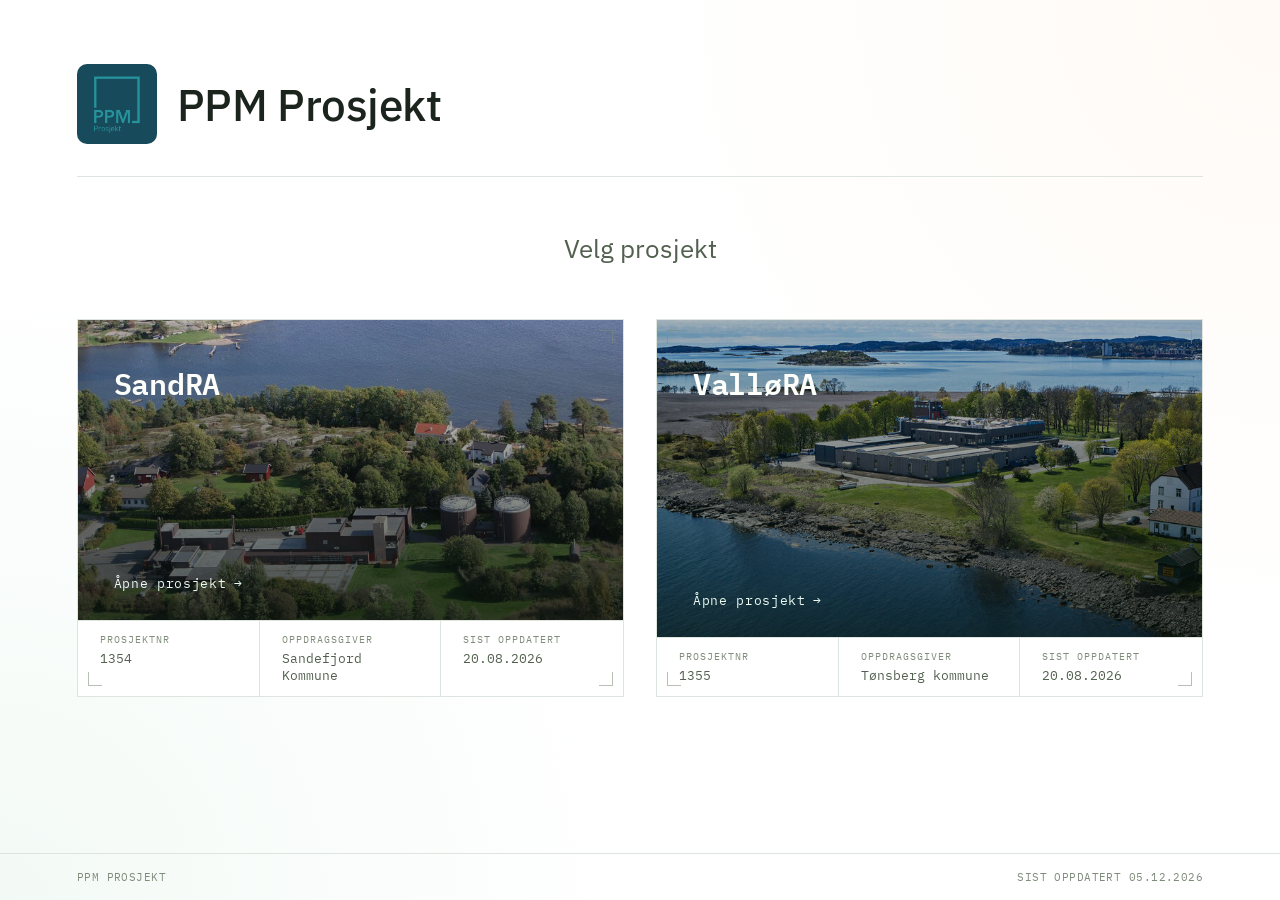
<file: index.html>
<!DOCTYPE html>
<html lang="no">
<head>
<meta charset="UTF-8">
<meta name="viewport" content="width=device-width, initial-scale=1.0">
<title>RA-portalen — Velg prosjekt</title>
<link rel="preconnect" href="https://fonts.googleapis.com">
<link rel="preconnect" href="https://fonts.gstatic.com" crossorigin>
<link href="https://fonts.googleapis.com/css2?family=IBM+Plex+Mono:wght@400;500;600&family=IBM+Plex+Sans:wght@400;500&display=swap" rel="stylesheet">
<link rel="stylesheet" href="styles.css?v=20260820">
</head>
<body>

  <div class="page">

    <header class="page-header">
      <img class="page-logo" src="images/ppm-logo.png" alt="PPM Prosjekt">
      <h1>PPM Prosjekt</h1>
    </header>

    <p class="hero-subtitle">Velg prosjekt</p>

    <main>

      <a class="card" href="sandra.html" data-project="SandRA">
        <span class="tick tl"></span><span class="tick tr"></span><span class="tick bl"></span><span class="tick br"></span>
        <div class="card-body has-photo" style="--card-photo: url('images/sandra-anlegg.png');">
          <div>
            <div class="card-name">SandRA</div>
          </div>
          <span class="card-cta">Åpne prosjekt <span class="arrow">→</span></span>
        </div>
        <div class="title-block">
          <div class="tb-field">
            <div class="tb-label">Prosjektnr</div>
            <div class="tb-value">1354</div>
          </div>
          <div class="tb-field">
            <div class="tb-label">Oppdragsgiver</div>
            <div class="tb-value">Sandefjord Kommune</div>
          </div>
          <div class="tb-field">
            <div class="tb-label">Sist oppdatert</div>
            <div class="tb-value">20.08.2026</div>
          </div>
        </div>
      </a>

      <a class="card card-energy" href="vallora.html" data-project="ValløRA">
        <span class="tick tl"></span><span class="tick tr"></span><span class="tick bl"></span><span class="tick br"></span>
        <div class="card-body has-photo" style="--card-photo: url('images/vallora-anlegg.jpg');">
          <div>
            <div class="card-name">ValløRA</div>
          </div>
          <span class="card-cta">Åpne prosjekt <span class="arrow">→</span></span>
        </div>
        <div class="title-block">
          <div class="tb-field">
            <div class="tb-label">Prosjektnr</div>
            <div class="tb-value">1355</div>
          </div>
          <div class="tb-field">
            <div class="tb-label">Oppdragsgiver</div>
            <div class="tb-value">Tønsberg kommune</div>
          </div>
          <div class="tb-field">
            <div class="tb-label">Sist oppdatert</div>
            <div class="tb-value">20.08.2026</div>
          </div>
        </div>
      </a>

    </main>

  </div>

  <footer>
    <span>PPM PROSJEKT</span>
    <span id="clock"></span>
  </footer>

  <script src="script.js?v=20260820"></script>

</body>
</html>
</file>
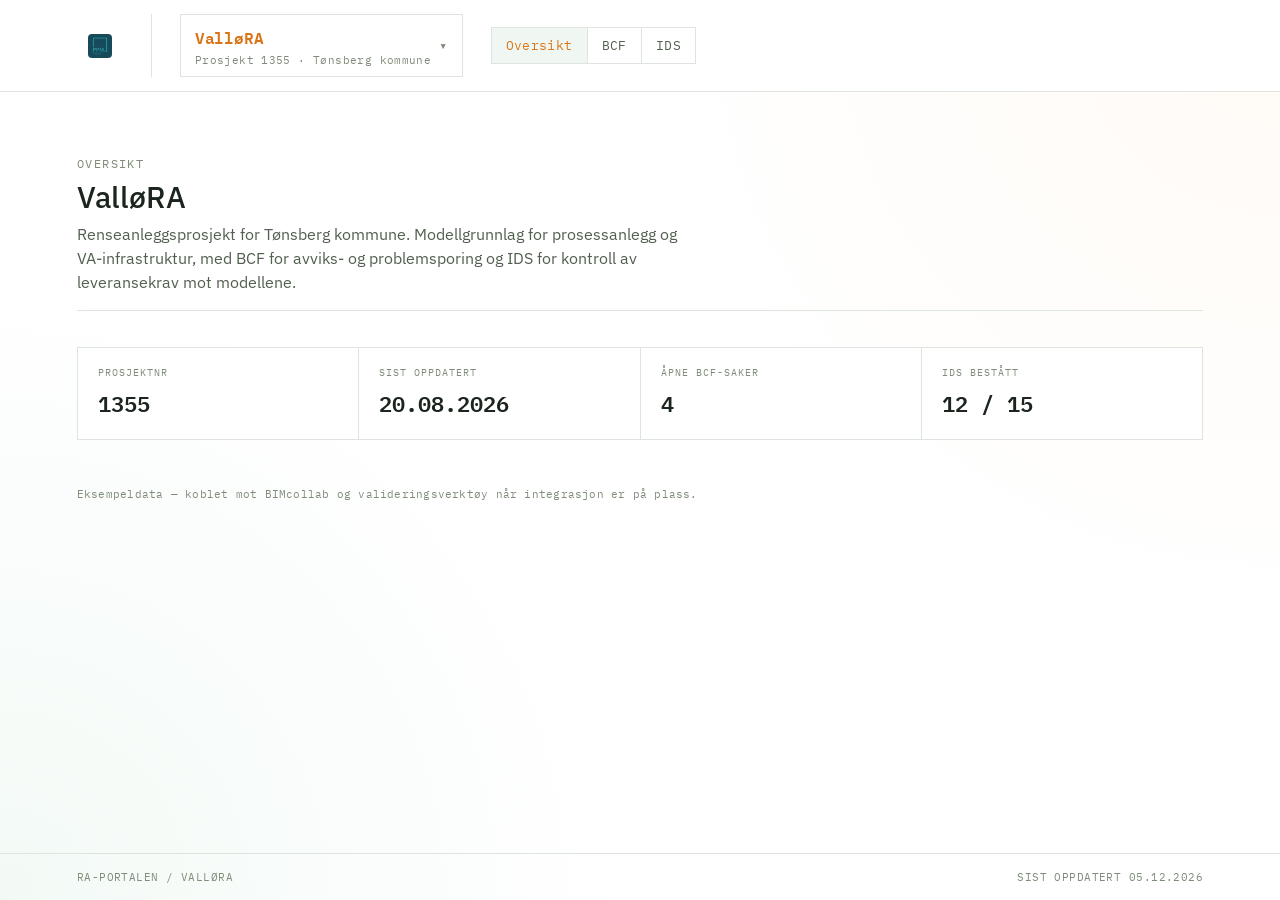
<file: vallora.html>
<!DOCTYPE html>
<html lang="no">
<head>
<meta charset="UTF-8">
<meta name="viewport" content="width=device-width, initial-scale=1.0">
<title>ValløRA — RA-portalen</title>
<link rel="preconnect" href="https://fonts.googleapis.com">
<link rel="preconnect" href="https://fonts.gstatic.com" crossorigin>
<link href="https://fonts.googleapis.com/css2?family=IBM+Plex+Mono:wght@400;500;600&family=IBM+Plex+Sans:wght@400;500&display=swap" rel="stylesheet">
<link rel="stylesheet" href="styles.css?v=20260820">
</head>
<body>

  <header class="topnav accent-energy">
    <a class="nav-home" href="index.html"><img class="nav-logo" src="images/ppm-logo.png" alt="PPM Prosjekt"></a>
    <span class="nav-divider"></span>
    <div class="nav-menu nav-project-menu">
      <button class="nav-menu-toggle project-toggle" aria-haspopup="true" aria-expanded="false">
        <span class="id">
          <span class="name">ValløRA</span>
          <span class="sub">Prosjekt 1355 · Tønsberg kommune</span>
        </span>
        <span class="caret">▾</span>
      </button>
      <ul class="nav-dropdown">
        <li><a href="sandra.html">SandRA <span class="proj-no">1354</span></a></li>
        <li><a href="vallora.html" class="active">ValløRA <span class="proj-no">1355</span></a></li>
      </ul>
    </div>
    <nav class="nav-tabs">
      <a class="nav-tab" href="#oversikt" data-tab="oversikt">Oversikt</a>
      <a class="nav-tab" href="#bcf" data-tab="bcf">BCF</a>
      <a class="nav-tab" href="#ids" data-tab="ids">IDS</a>
    </nav>
  </header>

  <div class="project-page">

    <section id="oversikt" class="tab-section">
      <div class="section-head">
        <span class="eyebrow">Oversikt</span>
        <h2>ValløRA</h2>
        <p>Renseanleggsprosjekt for Tønsberg kommune. Modellgrunnlag for prosessanlegg og VA-infrastruktur, med BCF for avviks- og problemsporing og IDS for kontroll av leveransekrav mot modellene.</p>
      </div>
      <div class="stat-grid">
        <div class="stat"><span class="label">Prosjektnr</span><span class="value">1355</span></div>
        <div class="stat"><span class="label">Sist oppdatert</span><span class="value">20.08.2026</span></div>
        <div class="stat"><span class="label">Åpne BCF-saker</span><span class="value">4</span></div>
        <div class="stat"><span class="label">IDS bestått</span><span class="value">12 / 15</span></div>
      </div>
      <p class="note">Eksempeldata — koblet mot BIMcollab og valideringsverktøy når integrasjon er på plass.</p>
    </section>

    <section id="bcf" class="tab-section">
      <div class="section-head">
        <span class="eyebrow">BCF</span>
        <h2>Avviks- og problemsporing</h2>
        <p>Building Collaboration Format — saker utvekslet mellom fagmodeller og prosjekteringsverktøy.</p>
      </div>
      <div class="data-table-wrap">
        <table class="data-table">
          <thead>
            <tr><th>ID</th><th>Tittel</th><th>Fag</th><th>Prioritet</th><th>Status</th></tr>
          </thead>
          <tbody>
            <tr><td>BCF-018</td><td>Konflikt prosessrør / betongdekke basseng 2</td><td>RIP / RIB</td><td>Høy</td><td><span class="badge open">Åpen</span></td></tr>
            <tr><td>BCF-016</td><td>Manglende kapasitet kabelgate el-rom</td><td>RIE</td><td>Middels</td><td><span class="badge progress">Under arbeid</span></td></tr>
            <tr><td>BCF-013</td><td>Avvik terrengmodell mot eksisterende kai</td><td>RIG</td><td>Lav</td><td><span class="badge closed">Lukket</span></td></tr>
            <tr><td>BCF-009</td><td>Pumpeledning krysser dreneringsgrøft</td><td>RIVA</td><td>Høy</td><td><span class="badge open">Åpen</span></td></tr>
          </tbody>
        </table>
      </div>
      <p class="note">Eksempeldata — visning forberedt for direkte BCF-import.</p>
    </section>

    <section id="ids" class="tab-section">
      <div class="section-head">
        <span class="eyebrow">IDS</span>
        <h2>Leveransekrav</h2>
        <p>Information Delivery Specification — regelsett som validerer at fagmodellene tilfredsstiller prosjektets leveransekrav.</p>
      </div>
      <div class="ruleset-list">
        <div class="ruleset">
          <div>
            <div class="name">Klassifisering NS 3451</div>
            <div class="desc">Alle bygningsdeler skal ha gyldig klassifiseringskode</div>
          </div>
          <span class="badge pass">Bestått</span>
        </div>
        <div class="ruleset">
          <div>
            <div class="name">Egenskapssett — Prosessutstyr</div>
            <div class="desc">Påkrevd driftsdata på pumper, ventiler og basseng</div>
          </div>
          <span class="badge fail">Avvik</span>
        </div>
        <div class="ruleset">
          <div>
            <div class="name">Georeferering</div>
            <div class="desc">Modell skal være plassert i prosjektets koordinatsystem</div>
          </div>
          <span class="badge pass">Bestått</span>
        </div>
        <div class="ruleset">
          <div>
            <div class="name">Navnekonvensjon filer</div>
            <div class="desc">Filnavn iht. PPM leveranseplan, mal VAL-[fag]-[bygg]-[nivå]</div>
          </div>
          <span class="badge pass">Bestått</span>
        </div>
      </div>
      <p class="note">Eksempeldata — kobles til automatisk IDS-validering i CDE.</p>
    </section>

  </div>

  <footer>
    <span>RA-PORTALEN / VALLØRA</span>
    <span id="clock"></span>
  </footer>

  <script src="project.js?v=20260820"></script>

</body>
</html>
</file>
<file: styles.css>
:root{
  --bg: #ffffff;
  --bg-2: #ffffff;
  --panel: #ffffff;
  --panel-hover: #f0f7f2;
  --grid-line: #dee5df;
  --grid-line-soft: #eaf0eb;
  --text: #1b241d;
  --text-dim: #52604f;
  --text-faint: #7f8c7a;

  /* "anlegg" — infrastructure / drift */
  --plant: #2fa563;
  --plant-bright: #187a48;
  /* "energi" — energy accent */
  --energy: #ff9a3d;
  --energy-bright: #d97417;

  --danger: #d1503a;
  --ok: #2f9e57;

  --mono: 'IBM Plex Mono', 'Courier New', monospace;
  --sans: 'IBM Plex Sans', -apple-system, sans-serif;
}

*{ box-sizing: border-box; }

html, body{
  margin: 0;
  background: var(--bg);
  color: var(--text);
  font-family: var(--sans);
  min-height: 100vh;
}

body{
  background:
    radial-gradient(circle at 100% 0%, rgba(255,154,61,0.05), transparent 40%),
    radial-gradient(circle at 0% 100%, rgba(47,165,99,0.06), transparent 40%),
    var(--bg);
  display: flex;
  flex-direction: column;
  min-height: 100vh;
}

a{ color: inherit; }

/* ---------- landing page ---------- */

.page{
  padding: clamp(24px, 5vw, 72px) clamp(20px, 6vw, 96px);
  display: flex;
  flex-direction: column;
  gap: clamp(32px, 6vh, 64px);
  flex: 1;
}

.page-header{
  display: flex;
  align-items: center;
  gap: 20px;
  border-bottom: 1px solid var(--grid-line);
  padding-bottom: clamp(20px, 4vh, 32px);
}

.page-logo{
  width: 80px;
  height: 80px;
  border-radius: 10px;
  flex-shrink: 0;
}

.hero-subtitle{
  margin: 0;
  text-align: center;
  font-size: clamp(20px, 2.4vw, 26px);
  color: var(--text-dim);
}

h1{
  margin: 0;
  font-weight: 500;
  font-size: clamp(28px, 4vw, 44px);
  letter-spacing: -0.01em;
}

main{
  display: grid;
  grid-template-columns: repeat(2, 1fr);
  gap: clamp(20px, 3vw, 32px);
}

@media (max-width: 760px){
  main{ grid-template-columns: 1fr; }
}

.card{
  position: relative;
  background: var(--panel);
  border: 1px solid var(--grid-line);
  padding: 0;
  text-decoration: none;
  color: var(--text);
  display: flex;
  flex-direction: column;
  transition: background 0.25s ease, border-color 0.25s ease, transform 0.25s ease;
  overflow: hidden;
}

.card:hover, .card:focus-visible{
  background: var(--panel-hover);
  border-color: var(--plant);
  transform: translateY(-2px);
}

.card:focus-visible{
  outline: 2px solid var(--plant-bright);
  outline-offset: 3px;
}

.card.card-energy:hover, .card.card-energy:focus-visible{
  border-color: var(--energy);
}
.card.card-energy:focus-visible{ outline-color: var(--energy-bright); }

/* corner registration ticks — echoes georeferencing control points */
.tick{
  position: absolute;
  width: 14px;
  height: 14px;
  pointer-events: none;
  opacity: 0.55;
  transition: opacity 0.25s ease, border-color 0.25s ease;
}
.card:hover .tick, .card:focus-visible .tick{ opacity: 1; border-color: var(--plant-bright) !important; }
.card.card-energy:hover .tick, .card.card-energy:focus-visible .tick{ border-color: var(--energy-bright) !important; }
.tick.tl{ top: 10px; left: 10px; border-top: 1px solid var(--text-faint); border-left: 1px solid var(--text-faint); }
.tick.tr{ top: 10px; right: 10px; border-top: 1px solid var(--text-faint); border-right: 1px solid var(--text-faint); }
.tick.bl{ bottom: 10px; left: 10px; border-bottom: 1px solid var(--text-faint); border-left: 1px solid var(--text-faint); }
.tick.br{ bottom: 10px; right: 10px; border-bottom: 1px solid var(--text-faint); border-right: 1px solid var(--text-faint); }

.card-body{
  padding: clamp(28px, 4vw, 40px) clamp(24px, 4vw, 36px) clamp(20px, 3vw, 28px);
  flex: 1;
  display: flex;
  flex-direction: column;
  gap: 18px;
}

.card-body.has-photo{
  min-height: clamp(220px, 32vw, 300px);
  background-image:
    linear-gradient(180deg, rgba(10, 20, 12, 0.15) 0%, rgba(10, 20, 12, 0.72) 100%),
    var(--card-photo);
  background-size: cover;
  background-position: center;
  justify-content: flex-end;
}
.card-body.has-photo .card-name{ color: #fdfdfa; }
.card-body.has-photo .card-cta{ color: #eafaf0; }
.card:hover .card-body.has-photo, .card:focus-visible .card-body.has-photo{
  background-image:
    linear-gradient(180deg, rgba(10, 20, 12, 0.05) 0%, rgba(10, 20, 12, 0.6) 100%),
    var(--card-photo);
}

.card-diagram{
  width: 100%;
  height: 96px;
  display: block;
}

.card-diagram path{
  stroke: var(--plant);
  stroke-width: 1.2;
  fill: none;
  opacity: 0.85;
}

.card-diagram circle{
  stroke: var(--energy);
  stroke-width: 1.2;
  fill: none;
  opacity: 0.85;
}

.card-name{
  font-family: var(--mono);
  font-size: clamp(22px, 3vw, 30px);
  font-weight: 600;
  letter-spacing: -0.01em;
  color: var(--text);
}

.card-cta{
  margin-top: auto;
  display: inline-flex;
  align-items: center;
  gap: 8px;
  font-family: var(--mono);
  font-size: 13px;
  letter-spacing: 0.05em;
  color: var(--plant-bright);
}

.card-cta .arrow{ transition: transform 0.25s ease; }
.card:hover .card-cta .arrow, .card:focus-visible .card-cta .arrow{ transform: translateX(4px); }

/* title block, styled after a drawing sheet's stamp */
.title-block{
  border-top: 1px solid var(--grid-line);
  display: grid;
  grid-template-columns: repeat(3, 1fr);
  font-family: var(--mono);
}

.tb-field{
  padding: 12px clamp(16px, 3vw, 22px);
  border-right: 1px solid var(--grid-line);
}
.tb-field:last-child{ border-right: none; }

.tb-label{
  font-size: 10px;
  letter-spacing: 0.1em;
  text-transform: uppercase;
  color: var(--text-faint);
  margin-bottom: 4px;
}

.tb-value{
  font-size: 13px;
  color: var(--text-dim);
}

footer{
  display: flex;
  justify-content: space-between;
  align-items: baseline;
  font-family: var(--mono);
  font-size: 11px;
  color: var(--text-faint);
  letter-spacing: 0.04em;
  border-top: 1px solid var(--grid-line);
  padding: 16px clamp(20px, 6vw, 96px);
  flex-wrap: wrap;
  gap: 8px;
}

/* ---------- top navigation (project pages) ---------- */

.topnav{
  display: flex;
  align-items: center;
  gap: clamp(12px, 3vw, 28px);
  padding: 14px clamp(20px, 6vw, 96px);
  background: var(--bg-2);
  border-bottom: 1px solid var(--grid-line);
  position: sticky;
  top: 0;
  z-index: 10;
}

.nav-home{
  display: inline-flex;
  align-items: center;
  gap: 8px;
  text-decoration: none;
  color: var(--text-dim);
  font-family: var(--mono);
  font-size: 13px;
  letter-spacing: 0.03em;
  padding: 6px 10px;
  border: 1px solid transparent;
  transition: border-color 0.2s ease, color 0.2s ease;
}
.nav-home:hover, .nav-home:focus-visible{
  color: var(--text);
  border-color: var(--grid-line);
}
.nav-home .glyph{ color: var(--energy-bright); }

.nav-logo{
  width: 24px;
  height: 24px;
  border-radius: 4px;
  vertical-align: middle;
}

.nav-divider{
  width: 1px;
  align-self: stretch;
  background: var(--grid-line);
}

.nav-tabs{
  display: inline-flex;
  align-items: center;
  gap: 1px;
  background: var(--grid-line);
  border: 1px solid var(--grid-line);
  margin-right: auto;
}

.nav-tab{
  display: inline-flex;
  align-items: center;
  text-decoration: none;
  color: var(--text-dim);
  font-family: var(--mono);
  font-size: 13px;
  letter-spacing: 0.03em;
  padding: 9px 14px;
  background: var(--panel);
  transition: color 0.2s ease, background 0.2s ease;
}
.nav-tab:hover, .nav-tab:focus-visible{
  color: var(--text);
  background: var(--panel-hover);
}
.nav-tab.active{ color: var(--text); background: var(--panel-hover); }
.topnav.accent-plant .nav-tab.active{ color: var(--plant-bright); }
.topnav.accent-energy .nav-tab.active{ color: var(--energy-bright); }

.project-toggle{
  display: inline-flex;
  align-items: center;
  gap: 10px;
  background: transparent;
  border: 1px solid transparent;
  padding: 6px 10px;
  cursor: pointer;
  text-align: left;
  transition: border-color 0.2s ease, background 0.2s ease;
}
.project-toggle:hover, .project-toggle:focus-visible{
  background: var(--panel);
  border-color: var(--grid-line);
}

.project-toggle .id{
  display: flex;
  flex-direction: column;
  gap: 2px;
}

.project-toggle .name{
  font-family: var(--mono);
  font-weight: 600;
  font-size: 16px;
  letter-spacing: -0.01em;
}
.accent-plant .project-toggle .name{ color: var(--plant-bright); }
.accent-energy .project-toggle .name{ color: var(--energy-bright); }

.project-toggle .sub{
  font-size: 11px;
  color: var(--text-faint);
  font-family: var(--mono);
}

.nav-dropdown a .proj-no{
  font-size: 10px;
  color: var(--text-faint);
}
.nav-dropdown a.active .proj-no{ color: inherit; }

.nav-menu{ position: relative; }

.nav-menu-toggle{
  display: inline-flex;
  align-items: center;
  gap: 8px;
  background: var(--panel);
  color: var(--text);
  border: 1px solid var(--grid-line);
  font-family: var(--mono);
  font-size: 13px;
  letter-spacing: 0.03em;
  padding: 9px 14px;
  cursor: pointer;
  transition: border-color 0.2s ease, background 0.2s ease;
}
.nav-menu-toggle:hover, .nav-menu-toggle:focus-visible{
  background: var(--panel-hover);
  border-color: var(--text-faint);
}
.nav-menu-toggle .caret{ transition: transform 0.2s ease; color: var(--text-faint); }
.nav-menu.open .nav-menu-toggle .caret{ transform: rotate(180deg); }

.nav-dropdown{
  list-style: none;
  margin: 0;
  padding: 6px;
  position: absolute;
  right: 0;
  top: calc(100% + 6px);
  min-width: 200px;
  background: var(--panel);
  border: 1px solid var(--grid-line);
  box-shadow: 0 12px 28px rgba(30,45,32,0.12);
  display: none;
  flex-direction: column;
  gap: 2px;
}
.nav-menu.open .nav-dropdown{ display: flex; }

.nav-dropdown a{
  display: flex;
  align-items: center;
  justify-content: space-between;
  gap: 10px;
  text-decoration: none;
  color: var(--text-dim);
  font-family: var(--mono);
  font-size: 13px;
  padding: 10px 12px;
  border-left: 2px solid transparent;
  transition: background 0.15s ease, color 0.15s ease, border-color 0.15s ease;
}
.nav-dropdown a:hover, .nav-dropdown a:focus-visible{
  background: var(--panel-hover);
  color: var(--text);
}
.nav-dropdown a.active{
  color: var(--text);
  border-left-color: var(--energy);
}
.accent-plant .nav-dropdown a.active{ border-left-color: var(--plant); }
.nav-dropdown a .tag{
  font-size: 10px;
  letter-spacing: 0.08em;
  color: var(--text-faint);
}

/* ---------- project page content ---------- */

.project-page{ padding: clamp(24px, 5vw, 64px) clamp(20px, 6vw, 96px); flex: 1; display: flex; flex-direction: column; gap: 28px; }

.tab-section{ display: none; flex-direction: column; gap: clamp(24px, 4vh, 40px); }
.tab-section.active{ display: flex; }

.section-head{ display: flex; flex-direction: column; gap: 6px; border-bottom: 1px solid var(--grid-line); padding-bottom: 16px; }
.section-head .eyebrow{ font-family: var(--mono); font-size: 12px; letter-spacing: 0.12em; text-transform: uppercase; color: var(--text-faint); }
.section-head h2{ margin: 0; font-weight: 500; font-size: clamp(22px, 3vw, 30px); }
.section-head p{ margin: 0; color: var(--text-dim); max-width: 60ch; line-height: 1.5; }

.stat-grid{ display: grid; grid-template-columns: repeat(auto-fit, minmax(160px, 1fr)); gap: 1px; background: var(--grid-line); border: 1px solid var(--grid-line); }
.stat{ background: var(--panel); padding: 18px 20px; display: flex; flex-direction: column; gap: 6px; }
.stat .label{ font-family: var(--mono); font-size: 10px; letter-spacing: 0.1em; text-transform: uppercase; color: var(--text-faint); }
.stat .value{ font-family: var(--mono); font-size: 22px; font-weight: 600; }
.accent-plant .stat .value{ color: var(--plant-bright); }
.accent-energy .stat .value{ color: var(--energy-bright); }

.data-table{ width: 100%; border-collapse: collapse; font-family: var(--mono); font-size: 13px; }
.data-table th, .data-table td{ text-align: left; padding: 10px 14px; border-bottom: 1px solid var(--grid-line-soft); }
.data-table th{ color: var(--text-faint); font-weight: 500; font-size: 11px; letter-spacing: 0.06em; text-transform: uppercase; border-bottom: 1px solid var(--grid-line); }
.data-table tbody tr:hover{ background: var(--panel); }
.data-table-wrap{ overflow-x: auto; border: 1px solid var(--grid-line); }

.badge{ display: inline-flex; align-items: center; padding: 3px 8px; font-size: 11px; letter-spacing: 0.03em; border: 1px solid var(--grid-line); }
.badge.open{ color: var(--danger); border-color: color-mix(in srgb, var(--danger) 45%, var(--grid-line)); }
.badge.progress{ color: var(--energy-bright); border-color: color-mix(in srgb, var(--energy) 45%, var(--grid-line)); }
.badge.closed{ color: var(--ok); border-color: color-mix(in srgb, var(--ok) 45%, var(--grid-line)); }
.badge.pass{ color: var(--ok); border-color: color-mix(in srgb, var(--ok) 45%, var(--grid-line)); }
.badge.fail{ color: var(--danger); border-color: color-mix(in srgb, var(--danger) 45%, var(--grid-line)); }

.ruleset-list{ display: flex; flex-direction: column; gap: 1px; background: var(--grid-line); border: 1px solid var(--grid-line); }
.ruleset{ background: var(--panel); padding: 14px 18px; display: flex; align-items: center; justify-content: space-between; gap: 16px; flex-wrap: wrap; }
.ruleset .name{ font-family: var(--mono); font-size: 14px; }
.ruleset .desc{ color: var(--text-faint); font-size: 12px; margin-top: 2px; }

.note{ font-family: var(--mono); font-size: 11px; color: var(--text-faint); letter-spacing: 0.02em; }

.btn-primary{
  display: inline-flex;
  align-items: center;
  justify-content: center;
  gap: 8px;
  background: var(--plant);
  color: #fff;
  border: none;
  font-family: var(--mono);
  font-size: 13px;
  letter-spacing: 0.03em;
  padding: 10px 16px;
  cursor: pointer;
  transition: background 0.2s ease;
}
.btn-primary:hover, .btn-primary:focus-visible{ background: var(--plant-bright); }

/* ---------- Oversikt: 3D-modell + neste milepæl panels ---------- */

.panel-grid{
  display: grid;
  grid-template-columns: 3fr 2fr;
  gap: 1px;
  background: var(--grid-line);
  border: 1px solid var(--grid-line);
}
@media (max-width: 900px){
  .panel-grid{ grid-template-columns: 1fr; }
}

.panel{
  background: var(--panel);
  display: flex;
  flex-direction: column;
}

.panel-head{
  display: flex;
  align-items: center;
  justify-content: space-between;
  gap: 10px;
  padding: 12px 18px;
  border-bottom: 1px solid var(--grid-line);
  font-family: var(--mono);
  font-size: 11px;
  letter-spacing: 0.1em;
  text-transform: uppercase;
  color: var(--text-faint);
}

.panel-body{ padding: 18px; display: flex; flex-direction: column; gap: 14px; flex: 1; }

/* mini IFC embed */
.model-embed{ position: relative; width: 100%; height: clamp(320px, 45vw, 520px); background: var(--bg-2); border: 1px solid var(--grid-line); }
.model-embed canvas{ width: 100%; height: 100%; display: block; }
.model-embed .ifc-status{ font-size: 11px; }
.model-embed .ifc-open-link{
  position: absolute;
  right: 10px;
  bottom: 10px;
  font-family: var(--mono);
  font-size: 12px;
  color: var(--plant-bright);
  text-decoration: none;
  background: rgba(255,255,255,0.9);
  padding: 4px 8px;
}
.model-embed .ifc-open-link:hover{ text-decoration: underline; }

/* milestone panel */
.milestone-date{ font-family: var(--mono); font-size: 20px; font-weight: 600; }
.milestone-countdown{ font-family: var(--mono); font-size: 12px; color: var(--plant-bright); letter-spacing: 0.04em; }
.milestone-list{ list-style: none; margin: 0; padding: 0; display: flex; flex-direction: column; gap: 6px; font-size: 13px; }
.milestone-list li{ padding: 8px 10px; border: 1px solid var(--grid-line-soft); display: flex; justify-content: space-between; gap: 8px; }
.milestone-more{ font-family: var(--mono); font-size: 11px; color: var(--text-faint); }
.milestone-next{ border-top: 1px solid var(--grid-line); padding-top: 12px; margin-top: 4px; display: flex; flex-direction: column; gap: 8px; }
.milestone-next-label{ font-family: var(--mono); font-size: 11px; letter-spacing: 0.08em; text-transform: uppercase; color: var(--text-faint); }

/* ---------- IFC page ---------- */

.ifc-layout{
  display: grid;
  grid-template-columns: 260px 1fr;
  gap: 1px;
  background: var(--grid-line);
  border: 1px solid var(--grid-line);
  min-height: 70vh;
}
@media (max-width: 760px){
  .ifc-layout{ grid-template-columns: 1fr; min-height: auto; }
}

.ifc-sidebar{
  background: var(--panel);
  padding: 18px;
  display: flex;
  flex-direction: column;
  gap: 12px;
}
.ifc-sidebar-head{ font-family: var(--mono); font-size: 11px; letter-spacing: 0.1em; text-transform: uppercase; color: var(--text-faint); }

.ifc-model-list{ list-style: none; margin: 0; padding: 0; display: flex; flex-direction: column; gap: 1px; background: var(--grid-line); border: 1px solid var(--grid-line); }
.ifc-model-row{ background: var(--panel); padding: 10px 12px; display: flex; align-items: center; justify-content: space-between; gap: 8px; font-size: 13px; }
.ifc-model-row label{ display: flex; align-items: center; gap: 8px; cursor: pointer; }
.ifc-model-row.unavailable{ color: var(--text-faint); }
.ifc-model-row.unavailable label{ cursor: not-allowed; }

.ifc-canvas-wrap{ position: relative; background: var(--bg-2); }
.ifc-canvas-wrap canvas{ width: 100%; height: 100%; display: block; }
.ifc-status{
  position: absolute;
  left: 12px;
  bottom: 12px;
  font-family: var(--mono);
  font-size: 12px;
  color: var(--text-dim);
  background: rgba(255,255,255,0.9);
  padding: 6px 10px;
  border: 1px solid var(--grid-line);
  max-width: calc(100% - 24px);
}

@media (prefers-reduced-motion: reduce){
  .card, .card-cta .arrow, .nav-menu-toggle .caret{ transition: none; }
}
</file>
